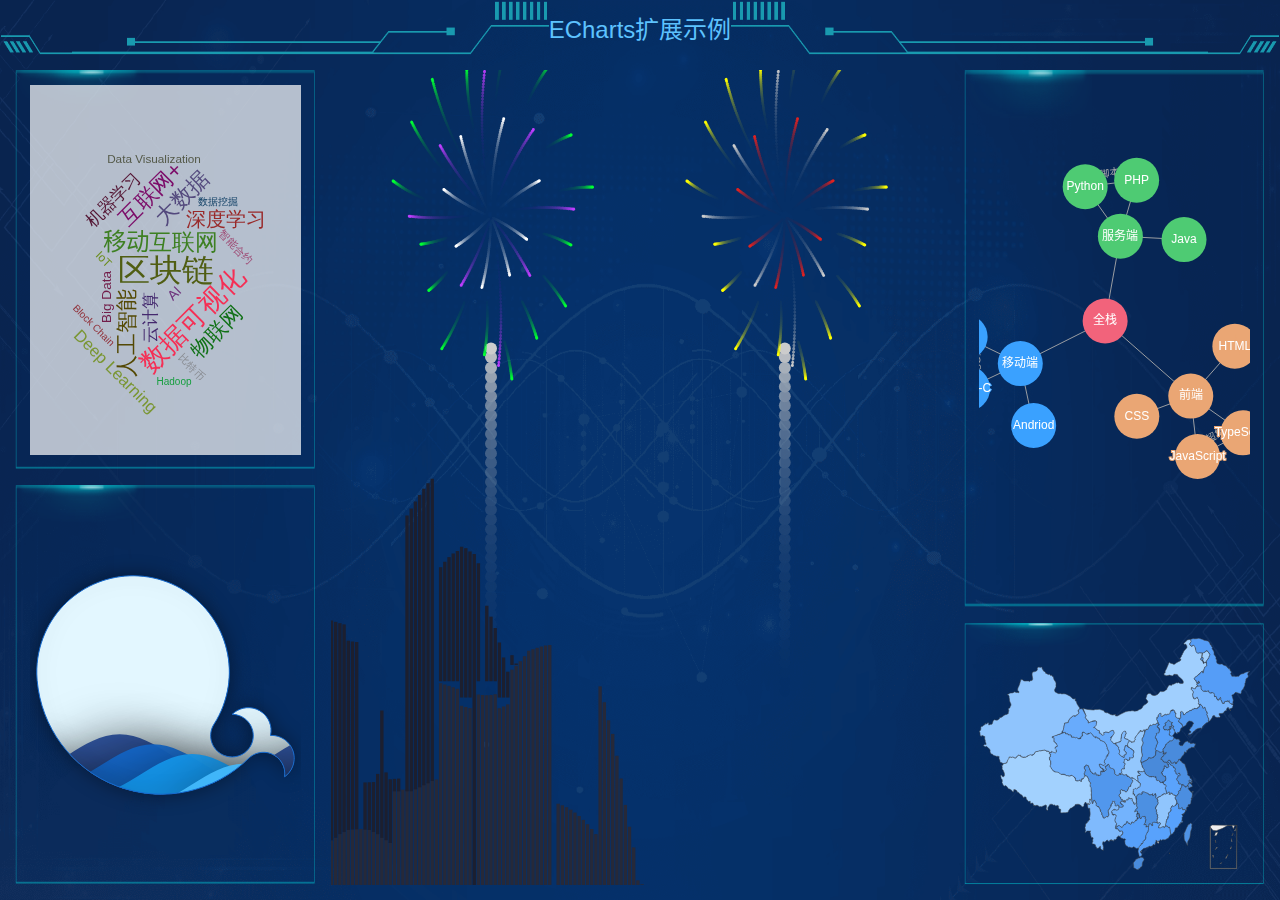
<file: bigscreen1/index.html>
<!DOCTYPE html>

<html lang="zh-CN">
	<head>
		<meta charset="utf-8" />
	    <meta name="viewport" content="width=device-width,initial-scale=1,minimum-scale=1,maximum-scale=1,user-scalable=no" />
	    <meta http-equiv="X-UA-Compatible" content="IE=edge, chrome=1" />
		<title>ECharts扩展示例</title>
		<link rel="stylesheet" href="css/bootstrap.min.css" />
		<link rel="stylesheet" href="css/app.css" />
	</head>
	
	<body class="bg06">
		<header class="header">
			<h3>ECharts扩展示例</h3>
		</header>
		
		<div class="wrapper">
			<div class="container-fluid">
				<div class="row fill-h">
					<div class="col-lg-3 fill-h">
						<div class="xpanel-wrapper xpanel-wrapper-1-2">
							<div class="xpanel">
								<div class="fill-h" id="wordChart"></div>
							</div>
						</div>
						<div class="xpanel-wrapper xpanel-wrapper-1-2">
							<div class="xpanel">
								<div class="fill-h" id="ballChart"></div>
							</div>
						</div>
					</div>
					<div class="col-lg-6 fill-h">
						<div class="xpanel-wrapper xpanel-wrapper-1">
							<div class="xpanel no-padding no-bg">
								<div class="fill-h" id="fireworksChart"></div>
							</div>
						</div>
					</div>
					<div class="col-lg-3 fill-h">
						<div class="xpanel-wrapper xpanel-wrapper-2-3">
							<div class="xpanel">
								<div class="fill-h" id="relationChart"></div>
							</div>
						</div>
						<div class="xpanel-wrapper xpanel-wrapper-1-3">
							<div class="xpanel">
								<div class="fill-h" id="mapChart"></div>
							</div>
						</div>
					</div>
				</div>
			</div>
		</div>
		
		<script type="text/javascript" src="js/jquery-3.3.1.min.js"></script>
		<script type="text/javascript" src="js/echarts-3.8.5.min.js"></script>
		<script type="text/javascript" src="js/echarts-wordcloud.min.js"></script>
		<script type="text/javascript" src="js/echarts-liquidfill.min.js"></script>
		<script type="text/javascript" src="js/echarts-map-china.js"></script>
		<script type="text/javascript">
			$(function() {
				/*************** 中国地图 **************/
				//初始化echarts实例
				const mapChart = echarts.init(document.getElementById("mapChart"));
				(function() {
					let data = [
						{"name": "辽宁", "value": 77},
						{"name": "吉林", "value": 42},
						{"name": "黑龙江", "value": 72},
						{"name": "四川", "value": 81},
						{"name": "湖北", "value": 47},
						{"name": "福建", "value": 67},
						{"name": "深圳", "value": 82},
						{"name": "广东", "value": 66},
						{"name": "重庆", "value": 24},
						{"name": "湖南", "value": 92},
						{"name": "上海", "value": 95},
						{"name": "江苏", "value": 91},
						{"name": "浙江", "value": 94},
						{"name": "安徽", "value": 64},
						{"name": "北京", "value": 91},
						{"name": "天津", "value": 65},
						{"name": "山东", "value": 98},
						{"name": "山西", "value": 83},
						{"name": "河南", "value": 100},
						{"name": "河北", "value": 70},
						{"name": "内蒙古", "value": 11},
						{"name": "江西", "value": 23},
						{"name": "贵州", "value": 45},
						{"name": "云南", "value": 36},
						{"name": "西藏", "value": 9},
						{"name": "陕西", "value": 21},
						{"name": "甘肃", "value": 54},
						{"name": "青海", "value": 48},
						{"name": "宁夏", "value": 36},
						{"name": "新疆", "value": 24},
						{"name": "广西", "value": 68},
						{"name": "海南", "value": 99},
						{"name": "台湾", "value": 88}
					];
					
					let opt = {
						visualMap: {
					        show: false,
					        orient: 'horizontal',
					        left: 'left',
					        top: 'top',
					        itemWidth: 5,
					        calculable: true,
					        seriesIndex: [0],
					        inRange: {
					            color: ['#aed8fe', '#57a1fc', '#3a73b8', '#2B32B2']
					        }
					    },
						geo: {
							map: 'china',
					        roam: false, //开启鼠标缩放和漫游
					        zoom: 1, //地图缩放级别
							selectedMode: false, //选中模式：single | multiple
							left: 0,
							right: 0,
							top: 0,
							bottom: 0,
							layoutCenter: ['50%', '50%'], //设置后left/right/top/bottom等属性无效
							//layoutSize: '100%', //保持地图宽高比
					        label: {
					            emphasis: {
					                show: true,
					                textStyle: {
					                	fontSize: 10,
					                	color: '#fff'
					                }
					            }
					        }
						},
						series: [{
							type: 'map',
							geoIndex: 0,
							data: data
						}]
					};
					mapChart.setOption(opt);
				})();
				
				/*************** 烟花秀 **************/
				//初始化echarts实例
				const fireworksChart = echarts.init(document.getElementById("fireworksChart"));
				(function() {
					let r = function(max) {
		                let m = max || 10;
		                return Math.floor(Math.random() * m);
		            };
		
		            let moonAndStars = {
		                type: 'graph',
		                data: (function() {
		                    let moonPosition = {
		                        x: 190,
		                        y: 0.5
		                    }
		                    let moon = [{
		                        symbolSize: 70,
		                        x: moonPosition.x,
		                        y: moonPosition.y
		                    }, {
		                        symbolSize: 60,
		                        x: moonPosition.x - 1.5,
		                        y: moonPosition.y - 1.5,
		                        itemStyle: {
		                            normal: {
		                                color: 'rgb(51, 51, 51)'
		                            }
		                        }
		                    }, {
		                        symbolSize: 0,
		                        x: 0,
		                        y: 0
		                    }, {
		                        symbolSize: 0,
		                        x: 200,
		                        y: 100
		                    }];
		                    let num = 100;
		                    let stars = [];
		                    for (let i = 0; i < num; i++) {
		                        stars.push({
		                            symbolSize: r(3),
		                            x: r(200),
		                            y: r(50)
		                        })
		                    }
		                    return moon.concat(stars);
		                })(),
		                itemStyle: {
		                    normal: {
		                        color: '#ccc'
		                    }
		                },
		                silent: true,
		                z: -1
		            };
		
		            let roofs = [
		                /*三角形*/
		                [1, 2, 3, 4, 5, 4, 3, 2, 1],
		                /*凸*/
		                [2, 2, 2, 4, 4, 4, 2, 2, 2],
		                [2, 2, 2, 4, 20, 4, 2, 2, 2],
		                [10, 9, 8, 7, 6, 5, 4, 3, 2, 1],
		                [6, 6, 6, 6, 6, 5, 4, 3, 2, 1],
		                [0.3, 1, 1.6, 2.5, 3, 3.5, 3.6, 3.7, 3.7, 3.6, 3.5, 3, 2.5, 1.6, 1, 0.3],
		                [6, 6, 6, 6, 6, 2, 2, 2],
		                [6, 5.5, 5, 4.5, 4, 3.5, 3, 2.5, 2, 1.5],
		                [1, 1, 1, 1, 1, 1.5, 2, 2.5, 3, 3.5, 4],
		                [1, 1, 1, 1, 1, 1, 1],
		                [4, 4, 4, 2, 2, 2, 4, 4, 4]
		
		            ];
		            let build = function(height) {
		                let arr = [100];
		                let l = 14;
		                let h = height || 50;
		                let addFloor = function(arr, l) {
		                    let a = [];
		                    for (let i = 0; i < arr.length; i++) {
		                        a.push(arr[i] + l);
		                    }
		                    return a;
		                };
		                for (let i = 0; i < l; i++) {
		                    let newRoof = addFloor(roofs[r(11)], r(h));
		                    if (Math.random() < .5) {
		                        newRoof.reverse()
		                    }
		                    arr = arr.concat(newRoof);
		                    if (Math.random() < .5) {
		                        arr.push(0)
		                    }
		                }
		                return arr;
		            };
		            let building = build();
		            let building2 = (function() {
		                let b = build(100);
		                for(let i = 0; i < b.length; i++) {
		                    if(b[i] > building[i]) {
		                        b[i] = b[i] - building[i];
		                    }
		                }
		                return b;
		            })()
		
		            option = {
		                title: {
		                    text: '',
		                    top: 20,
		                    left: 'center',
		                    textStyle: {
		                        fontSize: 20,
		                        color: '#fff',
		                        fontWeight: 'bold'
		                    }
		                },
		                stack: true,
		                grid: {
		                    bottom: 0,
		                    top: 0,
		                    left: -10,
		                    right: -10
		                },
		                xAxis: {
		                    data: [],
		                    silent: true,
		                    splitLine: {
		                        show: false
		                    },
		                    axisLine: {
		                        show: false
		                    }
		                },
		                yAxis: {
		                    silent: true,
		                    splitLine: {
		                        show: false
		                    },
		                    axisLine: {
		                        show: false
		                    },
		                    axisTick: {
		                        show: false
		                    },
		                    axisLabel: {
		                        show: false
		                    }
		                },
		                series: [{
		                    type: 'bar',
		                    data: building,
		                    itemStyle: {
		                        normal: {
		                            color: 'rgb(38, 41, 57)'
		                        }
		                    },
		                    animationDelay: function(idx) {
		                        return idx * 10;
		                    }
		                }, {
		                    type: 'bar',
		                    data: building2,
		                    itemStyle: {
		                        normal: {
		                            color: 'rgb(28, 31, 47)'
		                        }
		                    },
		                    animationDelay: function(idx) {
		                        return idx * 10 + 300;
		                    }
		                }, {
		                    coordinateSystem: 'cartesian2d',
		                    type: 'lines',
		                    zlevel: 2,
		                    symbolSize: 3,
		                    effect: {
		                        show: true,
		                        period: 1,
		                        trailLength: 0.01,
		                        symbolSize: 5,
		                        symbol: 'pin',
		                        loop: true
		                    },
		                    lineStyle: {
		                        normal: {
		                            color: '#BF3EFF',
		                            opacity: 0.005,
		                            //curveness: -0.05,
		                            width: 0.01,
		                            //opacity: 0.6,
		                            curveness: 0.1
		                        }
		                    },
		                    data: [{
		                        coords: [ // 竖直向上
		                            [40, 166],
		                            [40, 210]
		                        ]
		                    }, { // 水平向右
		                        coords: [
		                            [41, 165],
		                            [65, 165]
		
		                        ]
		                    }, { // 水平向左
		                        coords: [
		                            [39, 165],
		                            [15, 165]
		                        ]
		                    }, { // 垂直向下
		                        coords: [
		                            [40, 164],
		                            [40, 115]
		                        ]
		                    }, { //第一象限
		                        coords: [
		                            [40, 164],
		                            [55, 192]
		                        ]
		                    }, { //第一象限
		                        coords: [
		                            [40, 164],
		                            [56, 175]
		                        ],
		                        lineStyle: {
		                            normal: {
		                                color: '#FFFFFF'
		                            }
		                        }
		                    }, { //第一象限
		                        coords: [
		                            [40, 164],
		                            [46, 197]
		                        ],
		                        lineStyle: {
		                            normal: {
		                                color: '#FFFFFF'
		                            }
		                        }
		                    }, { //第一象限
		                        coords: [
		                            [41, 190],
		                            [47, 215]
		                        ],
		                        lineStyle: {
		                            normal: {
		                                color: '#00FF33'
		                            }
		                        }
		                    }, { //第一象限
		                        coords: [
		                            [48, 190],
		                            [57, 205]
		                        ],
		                        lineStyle: {
		                            normal: {
		                                color: '#00FF33'
		                            }
		                        }
		                    }, { //第一象限
		                        coords: [
		                            [52, 180],
		                            [62, 185]
		                        ],
		                        lineStyle: {
		                            normal: {
		                                color: '#00FF33'
		                            }
		                        }
		                    }, { //第一象限
		                        coords: [
		                            [55, 170],
		                            [68, 171]
		                        ],
		                        lineStyle: {
		                            normal: {
		                                color: '#00FF33'
		                            }
		                        }
		                    }, { //第二象限
		                        coords: [
		                            [39, 166],
		                            [24, 190]
		                        ]
		                    }, { //第二象限
		                        coords: [
		                            [40, 164],
		                            [24, 175]
		                        ],
		                        lineStyle: {
		                            normal: {
		                                color: '#FFFFFF'
		                            }
		                        }
		                    }, { //第二象限
		                        coords: [
		                            [40, 164],
		                            [31, 195]
		                        ],
		                        lineStyle: {
		                            normal: {
		                                color: '#FFFFFF'
		                            }
		                        }
		                    }, { //第二象限
		                        coords: [
		                            [25, 168],
		                            [13, 176]
		                        ],
		                        lineStyle: {
		                            normal: {
		                                color: '#00FF33'
		                            }
		                        }
		                    }, { //第二象限
		                        coords: [
		                            [29, 175],
		                            [18, 195]
		                        ],
		                        lineStyle: {
		                            normal: {
		                                color: '#00FF33'
		                            }
		                        }
		                    }, { //第二象限
		                        coords: [
		                            [33, 179],
		                            [24, 210]
		                        ],
		                        lineStyle: {
		                            normal: {
		                                color: '#00FF33'
		                            }
		                        }
		                    }, { //第二象限
		                        coords: [
		                            [36, 185],
		                            [35, 210]
		                        ],
		                        lineStyle: {
		                            normal: {
		                                color: '#00FF33'
		                            }
		                        }
		                    }, { //第三象限
		                        coords: [
		                            [40, 164],
		                            [26, 137]
		                        ]
		                    }, { //第三象限
		                        coords: [
		                            [40, 164],
		                            [34, 135]
		                        ],
		                        lineStyle: {
		                            normal: {
		                                color: '#FFFFFF'
		                            }
		                        }
		                    }, { //第三象限
		                        coords: [
		                            [40, 164],
		                            [25, 153]
		                        ],
		                        lineStyle: {
		                            normal: {
		                                color: '#FFFFFF'
		                            }
		                        }
		                    }, { //第三象限
		                        coords: [
		                            [39, 144],
		                            [36, 120]
		                        ],
		                        lineStyle: {
		                            normal: {
		                                color: '#00FF33'
		                            }
		                        }
		                    }, { //第三象限
		                        coords: [
		                            [34, 144],
		                            [22, 123]
		                        ],
		                        lineStyle: {
		                            normal: {
		                                color: '#00FF33'
		                            }
		                        }
		                    }, { //第三象限
		                        coords: [
		                            [30, 151],
		                            [21, 143]
		                        ],
		                        lineStyle: {
		                            normal: {
		                                color: '#00FF33'
		                            }
		                        }
		                    }, { //第三象限
		                        coords: [
		                            [30, 159],
		                            [18, 157]
		                        ],
		                        lineStyle: {
		                            normal: {
		                                color: '#00FF33'
		                            }
		                        }
		                    }, { // 第四象限
		                        coords: [
		                            [40, 164],
		                            [55, 135]
		                        ]
		                    }, { // 第四象限
		                        coords: [
		                            [40, 164],
		                            [55, 152]
		                        ],
		                        lineStyle: {
		                            normal: {
		                                color: '#FFFFFF'
		                            }
		                        }
		                    }, { // 第四象限
		                        coords: [
		                            [40, 164],
		                            [46, 135]
		                        ],
		                        lineStyle: {
		                            normal: {
		                                color: '#FFFFFF'
		                            }
		                        }
		                    }, { //第四象限
		                        coords: [
		                            [52, 160],
		                            [65, 153]
		                        ],
		                        lineStyle: {
		                            normal: {
		                                color: '#00FF33'
		                            }
		                        }
		                    }, { //第四象限
		                        coords: [
		                            [52, 150],
		                            [62, 133]
		                        ],
		                        lineStyle: {
		                            normal: {
		                                color: '#00FF33'
		                            }
		                        }
		                    }, { //第四象限
		                        coords: [
		                            [47, 144],
		                            [53, 123]
		                        ],
		                        lineStyle: {
		                            normal: {
		                                color: '#00FF33'
		                            }
		                        }
		                    }, { //第四象限
		                        coords: [
		                            [43, 134],
		                            [45, 113]
		                        ],
		                        lineStyle: {
		                            normal: {
		                                color: '#00FF33'
		                            }
		                        }
		                    }, ],
		                    animationDelay: 1100
		                }, {
		                    coordinateSystem: 'cartesian2d',
		                    type: 'lines',
		                    zlevel: -2,
		                    effect: {
		                        show: true,
		                        period: 1,
		                        trailLength: 0.01,
		                        symbolSize: 12,
		                        symbol: 'circle',
		                        loop: true
		                    },
		                    lineStyle: {
		                        normal: {
		                            color: '#ccc',
		                            opacity: 0,
		                            curveness: 0
		                        }
		                    },
		                    data: [{
		                        coords: [
		                            [40, 25],
		                            [40, 165]
		                        ]
		                    }],
		                    animationDelay: 1100
		                }, {
		                    coordinateSystem: 'cartesian2d',
		                    type: 'lines',
		                    zlevel: -2,
		                    effect: {
		                        show: true,
		                        period: 1,
		                        trailLength: 0.01,
		                        symbolSize: 12,
		                        symbol: 'circle',
		                        loop: true
		                    },
		                    lineStyle: {
		                        normal: {
		                            color: '#ccc',
		                            opacity: 0,
		                            curveness: 0
		                        }
		                    },
		                    data: [{
		                        coords: [
		                            [110, 25],
		                            [110, 165]
		                        ]
		                    }],
		                    animationDelay: 1100
		                }, {
		                    coordinateSystem: 'cartesian2d',
		                    type: 'lines',
		                    zlevel: 2,
		                    symbolSize: 3,
		                    effect: {
		                        show: true,
		                        period: 1,
		                        trailLength: 0.01,
		                        symbolSize: 5,
		                        symbol: 'pin',
		                        loop: true
		                    },
		                    lineStyle: {
		                        normal: {
		                            color: '#ccc',
		                            opacity: 0.02,
		                            //curveness: -0.05,
		                            width: 0.01,
		                            //opacity: 0.6,
		                            curveness: 0.1
		                        }
		                    },
		                    data: [{
		                        coords: [ // 竖直向上
		                            [110, 166],
		                            [110, 210]
		                        ]
		                    }, { // 水平向右
		                        coords: [
		                            [111, 165],
		                            [135, 165]
		
		                        ]
		                    }, { // 水平向左
		                        coords: [
		                            [109, 165],
		                            [85, 165]
		                        ]
		                    }, { // 垂直向下
		                        coords: [
		                            [110, 164],
		                            [110, 115]
		                        ]
		                    }, { //第一象限
		                        coords: [
		                            [110, 164],
		                            [125, 192]
		                        ]
		                    }, { //第一象限
		                        coords: [
		                            [110, 164],
		                            [126, 175]
		                        ],
		                        lineStyle: {
		                            normal: {
		                                color: '#DD2222'
		                            }
		                        }
		                    }, { //第一象限
		                        coords: [
		                            [110, 164],
		                            [116, 197]
		                        ],
		                        lineStyle: {
		                            normal: {
		                                color: '#DD2222'
		                            }
		                        }
		                    }, { //第一象限
		                        coords: [
		                            [111, 190],
		                            [117, 215]
		                        ],
		                        lineStyle: {
		                            normal: {
		                                color: '#FFFF00'
		                            }
		                        }
		                    }, { //第一象限
		                        coords: [
		                            [118, 190],
		                            [127, 205]
		                        ],
		                        lineStyle: {
		                            normal: {
		                                color: '#FFFF00'
		                            }
		                        }
		                    }, { //第一象限
		                        coords: [
		                            [122, 180],
		                            [132, 185]
		                        ],
		                        lineStyle: {
		                            normal: {
		                                color: '#FFFF00'
		                            }
		                        }
		                    }, { //第一象限
		                        coords: [
		                            [125, 170],
		                            [138, 171]
		                        ],
		                        lineStyle: {
		                            normal: {
		                                color: '#FFFF00'
		                            }
		                        }
		                    }, { //第二象限
		                        coords: [
		                            [109, 166],
		                            [94, 190]
		                        ]
		                    }, { //第二象限
		                        coords: [
		                            [110, 164],
		                            [94, 175]
		                        ],
		                        lineStyle: {
		                            normal: {
		                                color: '#DD2222'
		                            }
		                        }
		                    }, { //第二象限
		                        coords: [
		                            [110, 164],
		                            [101, 195]
		                        ],
		                        lineStyle: {
		                            normal: {
		                                color: '#DD2222'
		                            }
		                        }
		                    }, { //第二象限
		                        coords: [
		                            [95, 168],
		                            [83, 176]
		                        ],
		                        lineStyle: {
		                            normal: {
		                                color: '#FFFF00'
		                            }
		                        }
		                    }, { //第二象限
		                        coords: [
		                            [99, 175],
		                            [88, 195]
		                        ],
		                        lineStyle: {
		                            normal: {
		                                color: '#FFFF00'
		                            }
		                        }
		                    }, { //第二象限
		                        coords: [
		                            [103, 179],
		                            [94, 210]
		                        ],
		                        lineStyle: {
		                            normal: {
		                                color: '#FFFF00'
		                            }
		                        }
		                    }, { //第二象限
		                        coords: [
		                            [106, 185],
		                            [105, 210]
		                        ],
		                        lineStyle: {
		                            normal: {
		                                color: '#FFFF00'
		                            }
		                        }
		                    }, { //第三象限
		                        coords: [
		                            [110, 164],
		                            [96, 137]
		                        ]
		                    }, { //第三象限
		                        coords: [
		                            [110, 164],
		                            [104, 135]
		                        ],
		                        lineStyle: {
		                            normal: {
		                                color: '#DD2222'
		                            }
		                        }
		                    }, { //第三象限
		                        coords: [
		                            [110, 164],
		                            [95, 153]
		                        ],
		                        lineStyle: {
		                            normal: {
		                                color: '#DD2222'
		                            }
		                        }
		                    }, { //第三象限
		                        coords: [
		                            [109, 144],
		                            [106, 120]
		                        ],
		                        lineStyle: {
		                            normal: {
		                                color: '#FFFF00'
		                            }
		                        }
		                    }, { //第三象限
		                        coords: [
		                            [104, 144],
		                            [92, 123]
		                        ],
		                        lineStyle: {
		                            normal: {
		                                color: '#FFFF00'
		                            }
		                        }
		                    }, { //第三象限
		                        coords: [
		                            [100, 151],
		                            [91, 143]
		                        ],
		                        lineStyle: {
		                            normal: {
		                                color: '#FFFF00'
		                            }
		                        }
		                    }, { //第三象限
		                        coords: [
		                            [100, 159],
		                            [88, 157]
		                        ],
		                        lineStyle: {
		                            normal: {
		                                color: '#FFFF00'
		                            }
		                        }
		                    }, { // 第四象限
		                        coords: [
		                            [110, 164],
		                            [125, 135]
		                        ]
		                    }, { // 第四象限
		                        coords: [
		                            [110, 164],
		                            [125, 152]
		                        ],
		                        lineStyle: {
		                            normal: {
		                                color: '#DD2222'
		                            }
		                        }
		                    }, { // 第四象限
		                        coords: [
		                            [110, 164], // 红色象限位置错乱 由 [555, 164] 改为[110, 164]
		                            [116, 135]
		                        ],
		                        lineStyle: {
		                            normal: {
		                                color: '#DD2222'
		                            }
		                        }
		                    }, { //第四象限
		                        coords: [
		                            [122, 160],
		                            [135, 153]
		                        ],
		                        lineStyle: {
		                            normal: {
		                                color: '#FFFF00'
		                            }
		                        }
		                    }, { //第四象限
		                        coords: [
		                            [122, 150],
		                            [132, 133]
		                        ],
		                        lineStyle: {
		                            normal: {
		                                color: '#FFFF00'
		                            }
		                        }
		                    }, { //第四象限
		                        coords: [
		                            [117, 144],
		                            [123, 123]
		                        ],
		                        lineStyle: {
		                            normal: {
		                                color: '#FFFF00'
		                            }
		                        }
		                    }, { //第四象限
		                        coords: [
		                            [113, 134],
		                            [115, 113]
		                        ],
		                        lineStyle: {
		                            normal: {
		                                color: '#FFFF00'
		                            }
		                        }
		                    }, ],
		                    animationDelay: 1100
		                }],
		                animationEasing: 'elasticOut',
		                animationDelayUpdate: function(idx) {
		                    return idx * 5;
		                }
		            };
		            
		            fireworksChart.setOption(option);
				})();
				
				/*************** 关系图 **************/
				//初始化echarts实例
				const relationChart = echarts.init(document.getElementById("relationChart"));
				const relationOpt = {
				    animationDurationUpdate: 1500,
				    animationEasingUpdate: 'quinticInOut',
				    label: {
				        normal: {
				            show: true,
				            textStyle: {
				                fontSize: 12
				            }
				        }
				    },
				    series: [{
			            type: 'graph',
			            symbolSize: 45,
			            focusNodeAdjacency: true,
			            roam: true,
			            layout: 'force',
			            force: {
			                repulsion: 320 //斥力因子，值越大，斥力越大
			            },
			            label: {
			                normal: {
			                    show: true,
			                    textStyle: {
			                        fontSize: 12
			                    },
			                }
			            },
			            edgeSymbolSize: [4, 50],
			            edgeLabel: {
			                normal: {
			                    show: true,
			                    textStyle: {
			                        fontSize: 10
			                    },
			                    formatter: "{c}"
			                }
			            },
			            categories: [{
			            	name: '全栈',
			            	itemStyle: {
			            		normal: {
			            			color: '#f2637b'
			            		}
			            	}
			            }, {
			                name: '前端',
			                itemStyle: {
			                    normal: {
			                        color: "#eaa674",
			                    }
			                }
			            }, {
			                name: '移动端',
			                itemStyle: {
			                    normal: {
			                        color: "#3aa1ff",
			                    }
			                }
			            }, {
			                name: '服务端',
			                itemStyle: {
			                    normal: {
			                        color: "#4ecb73",
			                    }
			                }
			            }],
			            data: [{
			            	name: '全栈',
			            	category: 0,
			            	draggable: true
			            }, {
			            	name: '前端',
			            	category: 1,
			            	draggable: true
			            }, {
			            	name: '移动端',
			            	category: 2,
			            	draggable: true
			            }, {
			            	name: '服务端',
			            	category: 3,
			            	draggable: true
			            }, {
			                name: 'HTML',
			                category: 1,
			                draggable: true,
			            }, {
			                name: 'CSS',
			                category: 1,
			                draggable: true,
			            }, {
			                name: 'JavaScript',
			                category: 1,
			                draggable: true,
			            }, {
			                name: 'TypeScript',
			                category: 1,
			                draggable: true,
			            }, {
			                name: 'Java',
			                category: 3,
			                draggable: true,
			            }, {
			                name: 'PHP',
			                category: 3,
			                draggable: true,
			            }, {
			                name: 'Python',
			                category: 3,
			                draggable: true,
			            }, {
			                name: 'Andriod',
			                category: 2,
			                draggable: true,
			            }, {
			                name: 'Object-C',
			                category: 2,
			                draggable: true,
			            }, {
			                name: 'Swift',
			                category: 2,
			                draggable: true,
			            }],
			            links: [{
			            	source: 0,
			                target: 1,
			                value: ''
			            }, {
			            	source: 0,
			                target: 2,
			                value: ''
			            }, {
			            	source: 0,
			                target: 3,
			                value: ''
			            }, {
			                source: 1,
			                target: 4,
			                value: ''
			            }, {
			            	source: 1,
			                target: 5,
			                value: ''
			            }, {
			            	source: 1,
			                target: 6,
			                value: ''
			            }, {
			            	source: 1,
			                target: 7,
			                value: ''
			            }, {
			                source: 6,
			                target: 7,
			                value: '超集'
			            }, {
			            	source: 3,
			                target: 8,
			                value: ''
			            }, {
			            	source: 3,
			                target: 9,
			                value: ''
			            }, {
			            	source: 3,
			                target: 10,
			                value: ''
			            }, {
			            	source: 9,
			                target: 10,
			                value: '脚本'
			            }, {
			            	source: 2,
			                target: 11,
			                value: ''
			            }, {
			            	source: 2,
			                target: 12,
			                value: ''
			            }, {
			            	source: 2,
			                target: 13,
			                value: ''
			            }, {
			            	source: 12,
			                target: 13,
			                value: 'iOS'
			            }],
			            lineStyle: {
			                normal: {
			                    opacity: 0.9,
			                    width: 1,
			                    curveness: 0
			                }
			            }
				    }]
				};
				relationChart.setOption(relationOpt);
				
				/*************** 水球 **************/
				//https://github.com/ecomfe/echarts-liquidfill
				//初始化echarts实例
				const ballChart= echarts.init(document.getElementById("ballChart"));
				const ballOpt = {
					series: [{
				        type: 'liquidFill',
				        radius: '95%',
				        label: {
				        	show: false
				        },
				        shape: 'path://M367.855,428.202c-3.674-1.385-7.452-1.966-11.146-1.794c0.659-2.922,0.844-5.85,0.58-8.719 c-0.937-10.407-7.663-19.864-18.063-23.834c-10.697-4.043-22.298-1.168-29.902,6.403c3.015,0.026,6.074,0.594,9.035,1.728 c13.626,5.151,20.465,20.379,15.32,34.004c-1.905,5.02-5.177,9.115-9.22,12.05c-6.951,4.992-16.19,6.536-24.777,3.271 c-13.625-5.137-20.471-20.371-15.32-34.004c0.673-1.768,1.523-3.423,2.526-4.992h-0.014c0,0,0,0,0,0.014 c4.386-6.853,8.145-14.279,11.146-22.187c23.294-61.505-7.689-130.278-69.215-153.579c-61.532-23.293-130.279,7.69-153.579,69.202 c-6.371,16.785-8.679,34.097-7.426,50.901c0.026,0.554,0.079,1.121,0.132,1.688c4.973,57.107,41.767,109.148,98.945,130.793 c58.162,22.008,121.303,6.529,162.839-34.465c7.103-6.893,17.826-9.444,27.679-5.719c11.858,4.491,18.565,16.6,16.719,28.643 c4.438-3.126,8.033-7.564,10.117-13.045C389.751,449.992,382.411,433.709,367.855,428.202z',
				        outline: {
				            show: false
				        },
				        backgroundStyle: {
				            borderColor: '#156ACF',
				            borderWidth: 1,
				            shadowColor: 'rgba(0, 0, 0, 0.4)',
				            shadowBlur: 20
				        },
				        data: [0.6, 0.5, 0.4, 0.3]
				    }]
				};
				ballChart.setOption(ballOpt);
				
				/*************** 词云 **************/
				//https://github.com/ecomfe/echarts-wordcloud
				//初始化echarts实例
				const wordChart= echarts.init(document.getElementById("wordChart"));
				const wordOpt = {
				    series: [{
				        type: 'wordCloud',
				        shape: 'circle', //circle cardioid diamond triangle-forward triangle
				       	left: 0,
				       	right: 0,
				       	top: 0,
				       	right: 0,
				       	width: '100%',
				       	height: '100%',
				        gridSize: 0, //值越大，word间的距离越大，单位像素
				        sizeRange: [10, 32], //word的字体大小区间，单位像素
				        rotationRange: [-90, 90], //word的可旋转角度区间
				        textStyle: {
				            normal: {
				                color: function() {
				                    return 'rgb(' + [
				                        Math.round(Math.random() * 160),
				                        Math.round(Math.random() * 160),
				                        Math.round(Math.random() * 160)
				                    ].join(',') + ')';
				                }
				            },
				            emphasis: {
				                shadowBlur: 2,
				                shadowColor: '#000'
				            }
				        },
				        data: [{
				            name: '数据可视化',
				            value: 3000,
				            textStyle: {
				            	normal: {color: '#f52f55'},
				            	emphasis: {}
				            }
				        }, {
				            name: '大数据',
				            value: 2181
				        }, {
				            name: '云计算',
				            value: 1386
				        }, {
				            name: '物联网',
				            value: 2055
				        }, {
				            name: '移动互联网',
				            value: 2467
				        }, {
				            name: '人工智能',
				            value: 2244
				        }, {
				            name: '深度学习',
				            value: 1898
				        }, {
				            name: '机器学习',
				            value: 1484
				        }, {
				            name: '区块链',
				            value: 3865
				        }, {
				            name: 'AI',
				            value: 897
				        }, {
				            name: 'Big Data',
				            value: 847
				        }, {
				            name: 'Deep Learning',
				            value: 1366
				        }, {
				            name: 'IoT',
				            value: 555
				        }, {
				            name: 'Data Visualization',
				            value: 550
				        }, {
				            name: '互联网+',
				            value: 2222
				        }, {
				            name: '智能合约',
				            value: 366
				        }, {
				            name: '比特币',
				            value: 360
				        }, {
				            name: 'Block Chain',
				            value: 282
				        }, {
				            name: '数据挖掘',
				            value: 273
				        }, {
				            name: 'Hadoop',
				            value: 265
				        }]
				    }],
				    backgroundColor: 'rgba(255, 255, 255, 0.7)'
				};
				wordChart.setOption(wordOpt);
				
				/********** 窗口大小改变时，重置报表大小 ********************/
				window.onresize = function() {
					wordChart.resize();
					ballChart.resize();
					relationChart.resize();
					fireworksChart.resize();
					mapChart.resize();
				};
			});
		</script>
	</body>
</html>
</file>
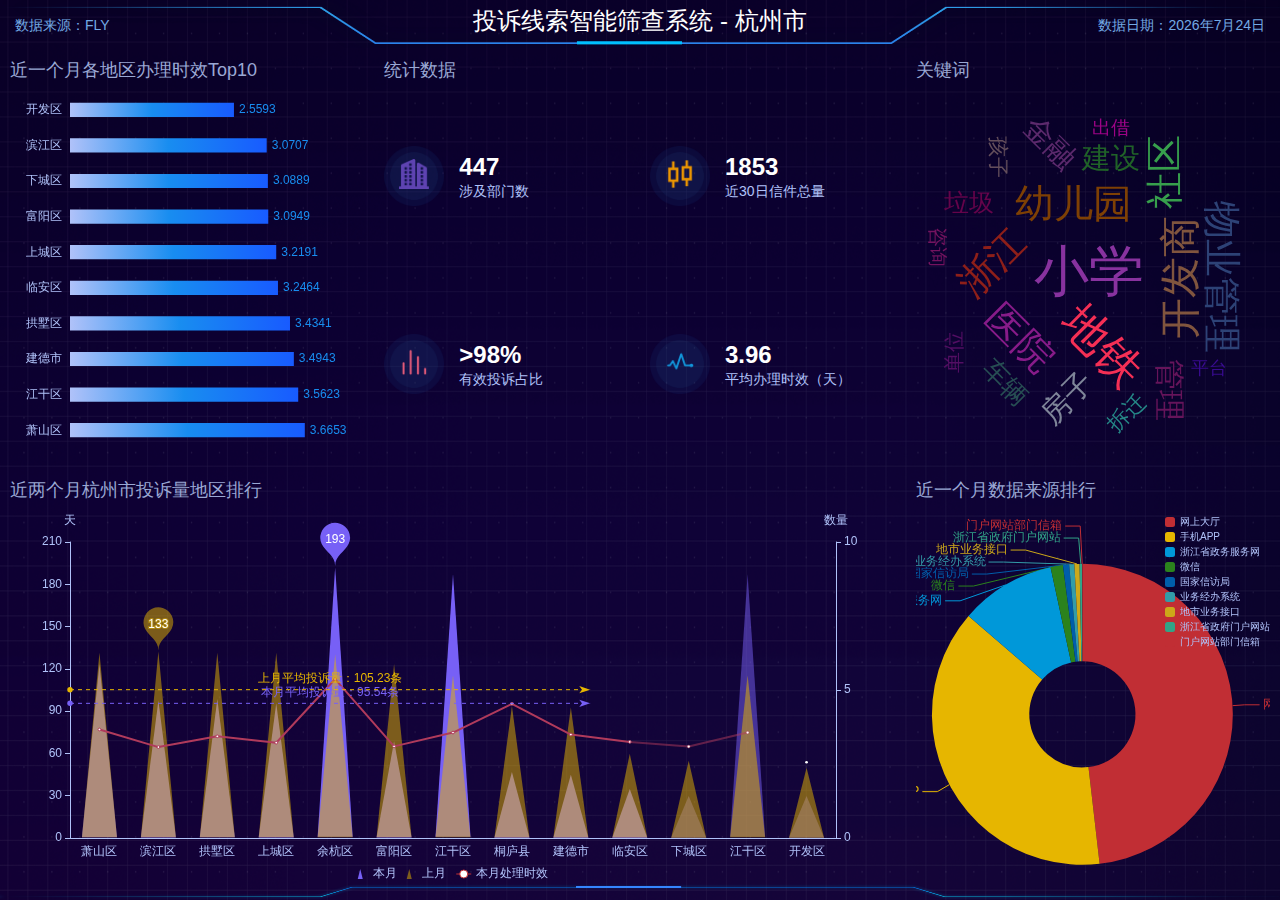
<file: bigscreen2/index.html>
<!DOCTYPE html>
<html>
	<head>
		<meta charset="UTF-8" />
		<meta name="viewport" content="width=device-width,initial-scale=1,minimum-scale=1,maximum-scale=1,user-scalable=no" />
		<title>投诉线索智能筛查系统 - 总体趋势</title>
		<link rel="stylesheet" type="text/css" href="css/app.css" />
    </head>

	<body>
		<header id="header">
			<h3 class="header-title">投诉线索智能筛查系统 - 杭州市</h3>
			<div class="header-info header-info-l">数据来源：FLY</div>
			<div class="header-info header-info-r">数据日期：<span id="nowDate"></span></div>
		</header>

		<footer id="footer"></footer>

		<div id="container">
			<div id="flexCon">
				<div class="flex-row">
					<div class="flex-cell flex-cell-l">
						<div class="chart-wrapper">
							<h3 class="chart-title">近一个月各地区办理时效Top10</h3>
							<div class="chart-div" id="rankChart">
								<div class="chart-loader"><div class="loader"></div></div>
							</div>
						</div>
					</div>
					<div class="flex-cell flex-cell-c" style="padding-right:0;">
						<div class="chart-wrapper">
							<h3 class="chart-title">统计数据</h3>
							<div class="chart-div chart-done">
								<table class="data-t">
									<tr>
										<th><img src="img/icon-01.png" /></th>
										<td>
											<p><span id="listedCompany">447</span></p>
											<p>涉及部门数</p>
										</td>
										<th><img src="img/icon-02.png" /></th>
										<td>
											<p><span id="listedSecurity">1853</span></p>
											<p>近30日信件总量</p>
										</td>
									</tr>
									<!--<tr>-->
										<!--<th><img src="img/icon-03.png" /></th>-->
										<!--<td>-->
											<!--<p><span id="totalMarket">0</span></p>-->
											<!--<p>股票总市值（亿元）</p>-->
										<!--</td>-->
										<!--<th><img src="img/icon-04.png" /></th>-->
										<!--<td>-->
											<!--<p><span id="circulationMarket">0</span></p>-->
											<!--<p>股票流通市值（亿元）</p>-->
										<!--</td>-->
									<!--</tr>-->
									<tr>
										<th><img src="img/icon-05.png" /></th>
										<td>
											<p><span id="shRatio"> >98%</span></p>
											<p>有效投诉占比</p>
										</td>
										<th><img src="img/icon-06.png" /></th>
										<td>
											<p><span id="szRatio">3.96</span></p>
											<p>平均办理时效（天）</p>
										</td>
									</tr>
								</table>
							</div>
						</div>
					</div>
					<div class="flex-cell flex-cell-r" style="padding-left:0;">
						<div class="chart-wrapper">
							<h3 class="chart-title">关键词</h3>
							<div class="chart-div" id="wordChart">
								<div class="chart-loader"><div class="loader"></div></div>
							</div>
						</div>
					</div>
				</div>
				<div class="flex-row">
					<div class="flex-cell flex-cell-lc" style="padding-bottom:0;">
						<div class="chart-wrapper">
							<h3 class="chart-title">近两个月杭州市投诉量地区排行</h3>
							<div class="chart-div" id="trendChart">
								<div class="chart-loader"><div class="loader"></div></div>
							</div>
						</div>
					</div>
					<div class="flex-cell flex-cell-r" style="padding-bottom:0;">
						<div class="chart-wrapper">
							<h3 class="chart-title">近一个月数据来源排行</h3>
							<div class="chart-div" id="csrcChart">
								<div class="chart-loader"><div class="loader"></div></div>
							</div>
						</div>
					</div>
				</div>
			</div>
		</div>

		<script type="text/javascript" src="js/jquery-3.3.1.min.js"></script>
		<script type="text/javascript" src="js/countUp.min.js"></script>
		<script type="text/javascript" src="js/echarts.min.js"></script>
		<script type="text/javascript" src="js/echarts-map-china.js"></script>
		<script type="text/javascript" src="js/echarts-theme-shine.js"></script>
        <script src="../bigscreen1/js/echarts-wordcloud.min.js"></script>
		<script type="text/javascript">
			$(function() {
				//获取当天日期
				(function() {
					const now = new Date();
					const year = now.getFullYear();
					const month = now.getMonth()+1;
					const day = now.getDate();
					$("#nowDate").html(year+"年"+month+"月"+day+"日");
				})();

				//中间
				$.ajax({
					url: "data/count-data.json",
					dataType: "json"
				}).done(function(data) {
					//console.log('Data: ', data);
					rollNum("listedCompany", 0, data.listed_companies_total);
					rollNum("listedSecurity", 0, data.listed_securities_total);
					rollNum("totalMarket", 0, data.total_market_value, 2);
					rollNum("circulationMarket", 0, data.circulation_market_value, 2);
					rollNum("shRatio", 0, data.sh_pe_ratio, 2);
					rollNum("szRatio", 0, data.sz_pe_ratio, 2);
				}).fail(function(jqXHR, textStatus) {
					console.log("Ajax Error: ", textStatus);
				});

				//左上
				const rankChart = echarts.init(document.getElementById("rankChart"), "shine");
				const rankChartOpt = {
					tooltip: {
						trigger: "axis",
						axisPointer: {
							type: "shadow"
						},
						formatter: function(params) {
							const param = params[0];
							const marker = '<span style="display:inline-block;margin-right:5px;border-radius:10px;width:10px;height:10px;background-color:#e6b600;"></span>';
							const suffix = '<span style="margin-left:5px;font-size:12px;">天</span>';
							return param.name + "<br />" +
								marker + "排名：" + (param.dataIndex+1) + "<br />" +
								marker + "平均办理时效：" + param.value + suffix;
						}
					},
					grid: {
						top: 10,
						bottom: 10,
						left: 60
					},
					xAxis: {
						show: false,
						type: "value"
					},
					yAxis: {
						type: "category",
						inverse: true,
						axisLine: {show: false},
						axisTick: {show: false},
						axisLabel: {
							fontSize: 12,
							color: "#b0c2f9"
						}
					},
					series: [{
						name: "市价总值排行",
						type: "bar",
						barCategoryGap: "60%",
						label: {
							show: true,
							position: "right",
							fontSize: 12,
							color: "#188df0",
							emphasis: {
								color: "#e6b600"
							}
						},
						itemStyle: {
			                normal: {
			                    color: new echarts.graphic.LinearGradient(
			                        0, 1, 1, 1,
			                        [
			                            {offset: 0, color: '#b0c2f9'},
			                            {offset: 0.5, color: '#188df0'},
			                            {offset: 1, color: '#185bff'}
			                        ]
			                    )
			                },
			                emphasis: {
			                    color: new echarts.graphic.LinearGradient(
			                        0, 1, 1, 1,
			                        [
			                            {offset: 0, color: '#b0c2f9'},
			                            {offset: 0.7, color: '#e6b600'},
			                            {offset: 1, color: '#ceac09'}
			                        ]
			                    )
			                }
			            }
					}]
				};
				rankChart.setOption(rankChartOpt);
				$.ajax({
					url: "data/ranking-list.json",
					dataType: "json"
				}).done(function() {
					$("#rankChart").addClass("chart-done");
				}).done(function(data) {
					//console.log('Data: ', data);
					const xData = [];
					const yData = [];
					for(let i in data) {
						xData.push(data[i].market_capitalization);
						yData.push(data[i].stock_name);
					}
					rankChart.setOption({
						yAxis: {
							data: yData
						},
						series: [{
							name: "市价总值排行",
							data: xData
						}]
					});
				}).fail(function(jqXHR) {
					console.log("Ajax Fail: ", jqXHR.status, jqXHR.statusText);
				});

				//右上
                // const mapChart = echarts.init(document.getElementById("mapChart"), "shine");
                // const mapChartOpt = {
                 //    tooltip: {
                 //        trigger: "axis",
                 //        axisPointer: {
                 //            type: "shadow"
                 //        },
                 //        formatter: function(params) {
                 //            const param = params[0];
                 //            const marker = '<span style="display:inline-block;margin-right:5px;border-radius:10px;width:10px;height:10px;background-color:#e6b600;"></span>';
                 //            const suffix = '<span style="margin-left:5px;font-size:12px;">条</span>';
                 //            return param.name + "<br />" +
                 //                marker + "排名：" + (param.dataIndex+1) + "<br />" +
                 //                marker + "投诉量：" + param.value + suffix;
                 //        }
                 //    },
                 //    grid: {
                 //        top: 10,
                 //        bottom: 10,
                 //        left: 60
                 //    },
                 //    xAxis: {
                 //        show: false,
                 //        type: "value"
                 //    },
                 //    yAxis: {
                 //        type: "category",
                 //        inverse: true,
                 //        axisLine: {show: false},
                 //        axisTick: {show: false},
                 //        axisLabel: {
                 //            fontSize: 12,
                 //            color: "#b0c2f9"
                 //        }
                 //    },
                 //    series: [{
                 //        name: "市价总值排行",
                 //        type: "bar",
                 //        barCategoryGap: "60%",
                 //        label: {
                 //            show: true,
                 //            position: "right",
                 //            fontSize: 12,
                 //            color: "#188df0",
                 //            emphasis: {
                 //                color: "#e6b600"
                 //            }
                 //        },
                 //        itemStyle: {
                 //            normal: {
                 //                color: new echarts.graphic.LinearGradient(
                 //                    0, 1, 1, 1,
                 //                    [
                 //                        {offset: 0, color: '#b0c2f9'},
                 //                        {offset: 0.5, color: '#188df0'},
                 //                        {offset: 1, color: '#185bff'}
                 //                    ]
                 //                )
                 //            },
                 //            emphasis: {
                 //                color: new echarts.graphic.LinearGradient(
                 //                    0, 1, 1, 1,
                 //                    [
                 //                        {offset: 0, color: '#b0c2f9'},
                 //                        {offset: 0.7, color: '#e6b600'},
                 //                        {offset: 1, color: '#ceac09'}
                 //                    ]
                 //                )
                 //            }
                 //        }
                 //    }]
                // };
                // mapChart.setOption(mapChartOpt);
                // $.ajax({
                 //    url: "data/ranking-list2.json",
                 //    dataType: "json"
                // }).done(function() {
                 //    $("#mapChart").addClass("chart-done");
                // }).done(function(data) {
                 //    //console.log('Data: ', data);
                 //    const xData = [];
                 //    const yData = [];
                 //    for(let i in data) {
                 //        xData.push(data[i].market_capitalization);
                 //        yData.push(data[i].stock_name);
                 //    }
                 //    mapChart.setOption({
                 //        yAxis: {
                 //            data: yData
                 //        },
                 //        series: [{
                 //            name: "市价总值排行",
                 //            data: xData
                 //        }]
                 //    });
                // }).fail(function(jqXHR) {
                 //    console.log("Ajax Fail: ", jqXHR.status, jqXHR.statusText);
                // });

                const wordChart= echarts.init(document.getElementById("wordChart"));
                const wordOpt = {
                    series: [{
                        type: 'wordCloud',
                        shape: 'circle', //circle cardioid diamond triangle-forward triangle
                        left: 0,
                        right: 0,
                        top: 0,
                        right: 0,
                        width: '100%',
                        height: '100%',
                        gridSize: 15, //值越大，word间的距离越大，单位像素
                        sizeRange: [18, 55], //word的字体大小区间，单位像素
                        rotationRange: [-90, 90], //word的可旋转角度区间
                        textStyle: {
                            normal: {
                                color: function() {
                                    return 'rgb(' + [
                                        Math.round(Math.random() * 160),
                                        Math.round(Math.random() * 160),
                                        Math.round(Math.random() * 160)
                                    ].join(',') + ')';
                                }
                            },
                            emphasis: {
                                shadowBlur: 2,
                                shadowColor: 'rgba(0,0,0,0)'
                            }
                        },
                        data: [{
                            name: '地铁',
                            value: 3000,
                            textStyle: {
                                normal: {color: '#f52f55'},
                                emphasis: {}
                            }
                        }, {
                            name: '物业管理',
                            value: 2181
                        }, {
                            name: '房子',
                            value: 1386
                        }, {
                            name: '社区',
                            value: 2055
                        }, {
                            name: '开发商',
                            value: 2467
                        }, {
                            name: '医院',
                            value: 2244
                        }, {
                            name: '平台',
                            value: 200
                        }, {
                            name: '管理',
                            value: 1484
                        }, {
                            name: '小学',
                            value: 3865
                        }, {
                            name: '垃圾',
                            value: 897
                        }, {
                            name: '建设',
                            value: 1247
                        }, {
                            name: '金融',
                            value: 1366
                        }, {
                            name: '单位',
                            value: 455
                        }, {
                            name: '拆迁',
                            value: 550
                        }, {
                            name: '浙江',
                            value: 2222
                        }, {
                            name: '咨询',
                            value: 366
                        }, {
                            name: '孩子',
                            value: 460
                        }, {
                            name: '车辆',
                            value: 982
                        }, {
                            name: '出借',
                            value: 273
                        }, {
                            name: '幼儿园',
                            value: 2265
                        }]
                    }],
                    backgroundColor: 'rgba(255, 255, 255, 0.0)'
                };
                wordChart.setOption(wordOpt);

				//左下角
				const trendChart = echarts.init(document.getElementById("trendChart"), "shine");
				const trendChartOpt = {
					tooltip: {
						trigger: "axis",
						axisPointer: {
							type: "none"
						}
					},
					legend: {
						left: "center",
						bottom: 3,
						itemWidth: 15,
						itemHeight: 10,
						textStyle: {
							fontSize: 12,
							color: "#b0c2f9"
						},
						data: ["本月", "上月", "本月处理时效"]
					},
					grid: {
						top: 40,
						bottom: 50,
						left: 60,
						right: 60
					},
					xAxis: {
						type: "category",
						axisLine: {
							lineStyle: {color: "#b0c2f9"}
						},
						axisTick: {show: false},
						axisLabel: {
							fontSize: 12,
							color: "#b0c2f9"
						}
					},
					yAxis: [{
						name: "天",
						type: "value",
						splitNumber: 5,
						axisLine: {
							lineStyle: {color: "#b0c2f9"}
						},
						splitLine: {show: false},
						axisTick: {color: "#b0c2f9"},
						axisLabel: {
							fontSize: 12,
							color: "#b0c2f9",
							formatter: (value, index) => {
								return parseInt(value) + "";
							}
						}
					}, {
						name: "数量",
						type: "value",
						splitNumber: 5,
						maxInterval: 5,
						minInterval: 5,
						interval: 5,
						axisLine: {
							lineStyle: {color: "#b0c2f9"}
						},
						splitLine: {show: false},
						axisTick: {color: "#b0c2f9"},
						axisLabel: {
							fontSize: 12,
							color: "#b0c2f9"
						}
					}],
					visualMap: {
				        show: false,
				        seriesIndex: 2,
				        dimension: 0,
				        pieces: [{
				            lte: 9,
				            color: "rgba(176, 58, 91, 1)"
				        }, {
				            gt: 9,
				            lte: 11,
				            color: "rgba(176, 58, 91, 0.5)"
				        }]
				    },
					series: [{
						name: "市价总值",
						type: "pictorialBar",
						symbol: 'path://d="M150 50 L130 130 L170 130  Z"',
						barCategoryGap: "40%",
						itemStyle: {
							color: function(params) {
								if(params.dataIndex >= 10) {
									return "rgba(119, 96, 246, 0.5)";
								}
								return "rgba(119, 96, 246, 1)";
							}
						},
						markPoint: {
							itemStyle: {
								color: "rgba(119, 96, 246, 1)"
							},
							data: [{
								name: "最大值",
								type: "max"
							}]
						},
						markLine: {
							lineStyle: {
								color: "rgba(119, 96, 246, 1)"
							},
							label: {
								position: "middle",
								formatter: "本月平均投诉量：{c}条"
							},
							data: [{
								name: "平均值",
								type: "average"
							}]
						}
					}, {
						name: "成交总额",
						type: "pictorialBar",
						symbol: 'path://d="M150 50 L130 130 L170 130  Z"',
						barCategoryGap: "40%",
						itemStyle: {
							color: function(params) {
								if(params.dataIndex >= 10) {
									return "rgba(230, 182, 0, 0.5)";
								}
								return "rgba(230, 182, 0, 0.5)";
							}
						},
						markPoint: {
							itemStyle: {
								color: "rgba(230, 182, 0, 0.5)"
							},
							data: [{
								name: "最大值",
								type: "max"
							}]
						},
						markLine: {
							lineStyle: {
								color: "rgba(230, 182, 0, 1)"
							},
							label: {
								position: "middle",
								formatter: "上月平均投诉量：{c}条"
							},
							data: [{
								name: "平均值",
								type: "average"
							}]
						}
					}, {
						name: "本月处理时效",
						type: "line",
                        yAxisIndex: 1
					}]
				};
				trendChart.setOption(trendChartOpt);
				$.ajax({
					url: "data/month-count.json",
					dataType: "json"
				}).done(function() {
					$("#trendChart").addClass("chart-done");
				}).done(function(data) {
					//console.log('Data: ', data);
					const xData = [];
					const yData1 = [];
					const yData2 = [];
					const yData3 = [];
					for(let i in data) {
						xData.push(data[i].month);
						yData1.push(data[i].sh_market_capitalization);
						yData2.push(data[i].sh_transaction_amount);
						yData3.push(data[i].sh_pe_ratio);
					}
					trendChart.setOption({
						xAxis: {
							data: xData,
						},
						series: [{
							name: "本月",
							data: yData1
						}, {
							name: "上月",
							data: yData2
						}, {
							name: "本月处理时效",
							data: yData3
						}]
					});
				}).fail(function(jqXHR) {
					console.log("Ajax Fail: ", jqXHR.status, jqXHR.statusText);
				});

				//获取CSRC行业分类数据
				const csrcChart = echarts.init(document.getElementById("csrcChart"), "shine");
				const csrcChartOpt = {
					tooltip: {
						trigger: "item",
						formatter: "{b0}<br />信件数：{c0}<br />占比：{d0}%"
					},
					legend: {
						type: "scroll",
						orient: "vertical",
						padding: 0,
						top: 15,
						right: 0,
						itemGap: 5,
						itemWidth: 10,
						itemHeight: 10,
						textStyle: {
							fontSize: 10,
							color: "#b0c2f9"
						}
					},
					series: [{
						name: "CSRC行业分类",
						type: "pie",
						center: ["47%", "55%"],
						radius: ["30%", "85%"]
					}]
				};
				csrcChart.setOption(csrcChartOpt);
				$.ajax({
					url: "data/csrc-industry.json",
					dataType: "json"
				}).done(function() {
					$("#csrcChart").addClass("chart-done");
				}).done(function(data) {
					//console.log('Data: ', data);
					const chartData = [];
					for(let i in data) {
						chartData.push({
							name: data[i].alias,
							value: data[i].stock
						});
					}
					csrcChart.setOption({
						series: [{
							name: "CSRC行业分类",
							data: chartData
						}]
					});
				}).fail(function(jqXHR) {
					console.log("Ajax Fail: ", jqXHR.status, jqXHR.statusText);
				});

				//浏览器窗口大小变化时，重置报表大小
				$(window).resize(function() {
					rankChart.resize();
					mapChart.resize();
					trendChart.resize();
					csrcChart.resize();
				});
			});

			//数字变化特效
			function rollNum(elId, startVal, endVal, decimalNum) {
				let n = decimalNum || 0;
				let countUp = new CountUp(elId, startVal, endVal, n, 2.5, {
					useEasing: true,
					useGrouping: true,
					separator: ',',
					decimal: '.'
				});
				if(!countUp.error) {
				    countUp.start();
				}else {
				    console.error(countUp.error);
				}
			}
		</script>
	</body>
</html>
</file>
<file: bigscreen1/css/app.css>
@charset "utf-8";

/********** Global **********/
/*
 *常用背景色： #0f1c30 #0b0f34 (6,64,102) (29,45,57) (7,33,58) (8,13,28) (15,43,36)
 */
html, body {
	width:100%;
	height:100%;
	min-height:635px;
	font-family:"microsoft yahei", arial, sans-serif;
	background-color:#152a59;
	background-repeat:no-repeat;
	background-position:center;
	background-size:100% 100%;
	overflow-x:hidden;
	overflow-y:auto;
}
body.bg06 {background-image:url("../img/bg06.png");}
.header {
	margin:0 auto;
	width:100%;
	height:55px;
	max-width:1920px;
	background:url("../img/header-left.png") left center no-repeat, url("../img/header-right.png") right center no-repeat;
	background-size:43% 100%, 43% 100%;
	overflow:hidden;
}
.header h3 {
	margin:0;
	padding:0;
	line-height:60px;
	text-align:center;
	font-size:24px;
	color:#5dc2fe;
}
@media (max-width: 1199px) {
	.header {
		background:url("../img/header-left.png") left bottom no-repeat, url("../img/header-right.png") right bottom no-repeat;
		background-size:100%, 100%;
	}
	.header h3 {line-height:48px;}
}
.wrapper {position:absolute;top:70px;bottom:0;left:0;right:0;min-height:555px;}
.container-fluid {height:100%;min-height:100%;}
.row {margin-left:-7px;margin-right:-8px;}
.row>div {padding-left:7px;padding-right:8px;}
.xpanel-wrapper {padding-bottom:15px;box-sizing:border-box;}
.xpanel-wrapper-1 {height:100%;}
.xpanel-wrapper-1-2 {height:50%;}
.xpanel-wrapper-1-3 {height:33.33333%;}
.xpanel-wrapper-2-3 {height:66.66666%;}
.xpanel {
	padding:15px;
	height:100%;
	min-height:170px;
	background:url("../img/panel.png") center no-repeat;
	background-size:100% 100%;
	box-sizing:border-box;
}

/* tool */
.fill-h {height:100%;min-height:100%;}
.no-margin {margin:0 !important;}
.no-padding {padding:0 !important;}
.no-bg {background:none !important;}
.no-border {border:0 !important;}

/* scrollbar */
::-webkit-scrollbar {width:0;height:0;}
::-webkit-scrollbar-track {background-color:transparent;}
::-webkit-scrollbar-thumb {border-radius:5px;background-color:rgba(0, 0, 0, 0.3);}
</file>
<file: bigscreen2/css/app.css>
@charset "utf-8";

/* global */
* {margin:0;padding:0;box-sizing:border-box;}
html, body {
	width:100%;
	height:100%;
	min-width:1200px;
	min-height:600px;
	overflow:hidden;
}
body {
	position:relative;
	font-family:"Microsoft Yahei", Arial, sans-serif;
	background:rgb(40, 30, 47) url("../img/bg.png") 0 0 / 100% 100% no-repeat;
}

/* layout */
#header {
	position:relative;
	height:72px;
	background:url("../img/header.png") 0 0 / 100% 100% no-repeat;
	overflow:hidden;
}
.header-title {line-height:64px;text-align:center;font-size:34px;font-weight:400;color:#fff;}
.header-info {position:absolute;top:32px;font-size:18px;color:#73aae5;}
.header-info-l {left:20px;}
.header-info-r {right:20px;}
#footer {
	position:absolute;
	bottom:0;
	left:0;
	right:0;
	height:28px;
	background:url("../img/footer.png") 0 0 / 100% 100% no-repeat;
}
#container {position:absolute;top:72px;bottom:22px;left:0;right:0;}

#flexCon {
	height:100%;
	display:-webkit-flex;
	display:-ms-flexbox;
	display:flex;
	-webkit-flex-direction:column;
	-ms-flex-direction:column;
	flex-direction:column;
}
.flex-row {
	-webkit-flex:1;
	-ms-flex:1;
	flex:1;
	display:-webkit-flex;
	display:-ms-flexbox;
	display:flex;
}
.flex-cell {-webkit-flex:1;-ms-flex:1;flex:1;padding:15px;}
.flex-cell-l,
.flex-cell-r {-webkit-flex:2;-ms-flex:2;flex:2;}
.flex-cell-c {-webkit-flex:3;-ms-flex:3;flex:3;}
.flex-cell-lc {-webkit-flex:5;-ms-flex:5;flex:5;}

.chart-wrapper {position:relative;height:100%;}
.chart-title {height:32px;font-size:22px;font-weight:normal;color:#9aa8d4;}
.chart-div {position:absolute;top:32px;bottom:0;left:0;right:0;}

.data-t {table-layout:fixed;width:100%;height:100%;border-collapse:collapse;}
.data-t th,
.data-t td {min-height:48px;}
.data-t th {width:60px;text-align:center;background:url("../img/icon-bg.png") center / 100% no-repeat;}
.data-t th img {width:30px;height:30px;}
.data-t td {padding-left:15px;}
.data-t p {margin:5px 0;line-height:1;font-size:14px;color:#b0c2f9;}
.data-t p span {font-size:32px;font-weight:bold;color:#fff;}

/* media query */
@media (max-width:1900px) {
	#header {height:48px;}
	.header-title {line-height:42px;font-size:24px;}
	.header-info {top:17px;font-size:14px;}
	.header-info-l {left:15px;}
	.header-info-r {right:15px;}
	.flex-cell {padding:10px;}
	.chart-title {height:24px;font-size:18px;}
	.chart-div {top:24px;}
	.data-t p span {font-size:24px;}
	#footer {height:16px;}
	#container {top:48px;bottom:12px;}
}

/* chart-loader */
.chart-loader {
	position:absolute;
	top:0;
	left:0;
	z-index:99;
	width:100%;
	height:100%;
	background:rgba(255, 255, 255, 0);
	transition:all .8s;
}
.chart-loader .loader {
	position:absolute;
	left:50%;
	top:50%;
	width:60px;
	height:60px;
	margin:-30px 0 0 -30px;
	border:3px solid transparent;
	border-top-color:#3498db;
	border-radius:50% !important;
	-webkit-animation:spin 2s linear infinite;
	animation:spin 2s linear infinite;
}
.chart-loader .loader:before {
	content:"";
	position:absolute;
	top:3px;
	left:5px;
	right:5px;
	bottom:5px;
	border:3px solid transparent;
	border-top-color:#e74c3c;
	border-radius:50% !important;
	-webkit-animation:spin 3s linear infinite;
	animation:spin 3s linear infinite;
}
.chart-loader .loader:after {
	content:"";
	position:absolute;
	top:9px;
	left:10px;
	right:10px;
	bottom:10px;
	border:3px solid transparent;
	border-top-color:#f9c922;
	border-radius:50% !important;
	-webkit-animation:spin 1.5s linear infinite;
	animation:spin 1.5s linear infinite;
}
.chart-done .chart-loader {display:none;}
@-webkit-keyframes spin {
	0% {
		-webkit-transform: rotate(0deg);
		-ms-transform: rotate(0deg);
		transform: rotate(0deg)
	}
	100% {
		-webkit-transform: rotate(360deg);
		-ms-transform: rotate(360deg);
		transform: rotate(360deg)
	}
}
@keyframes spin {
	0% {
		-webkit-transform: rotate(0deg);
		-ms-transform: rotate(0deg);
		transform: rotate(0deg)
	}
	100% {
		-webkit-transform: rotate(360deg);
		-ms-transform: rotate(360deg);
		transform: rotate(360deg)
	}
}
</file>
